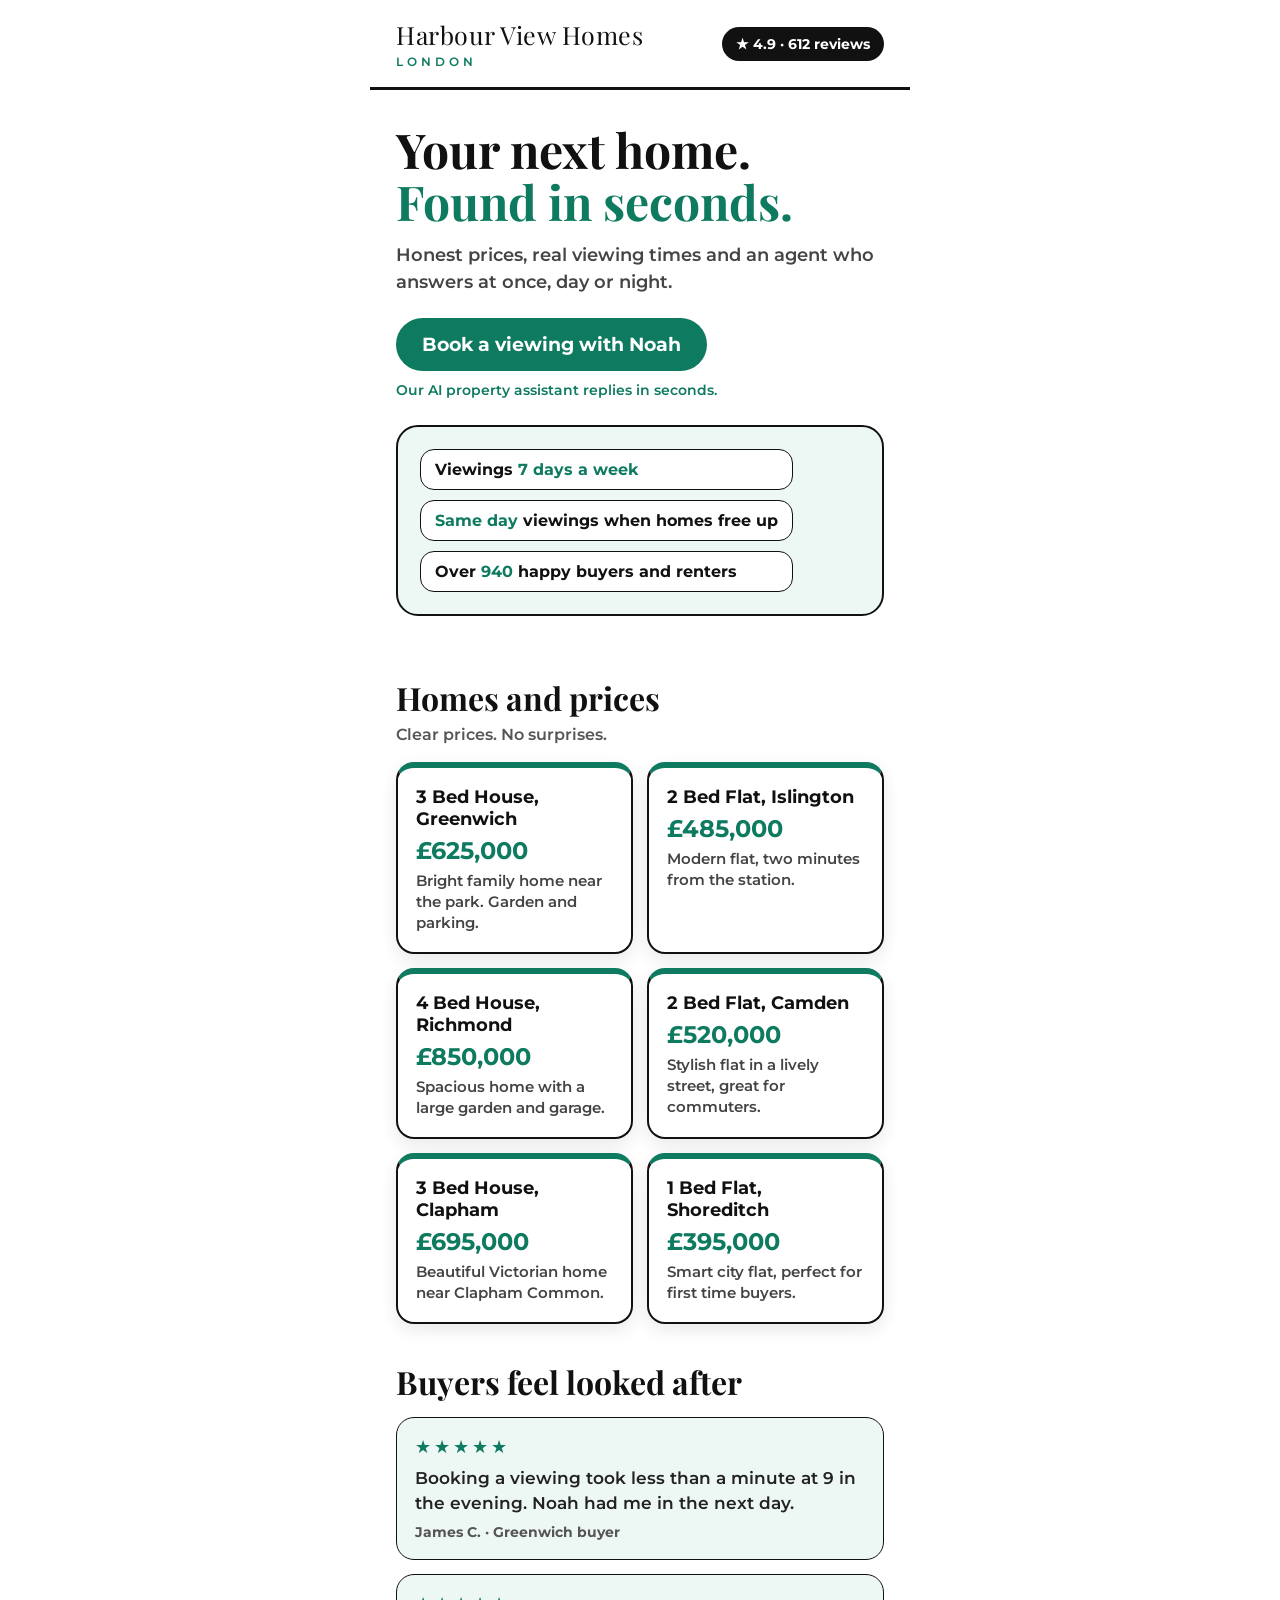
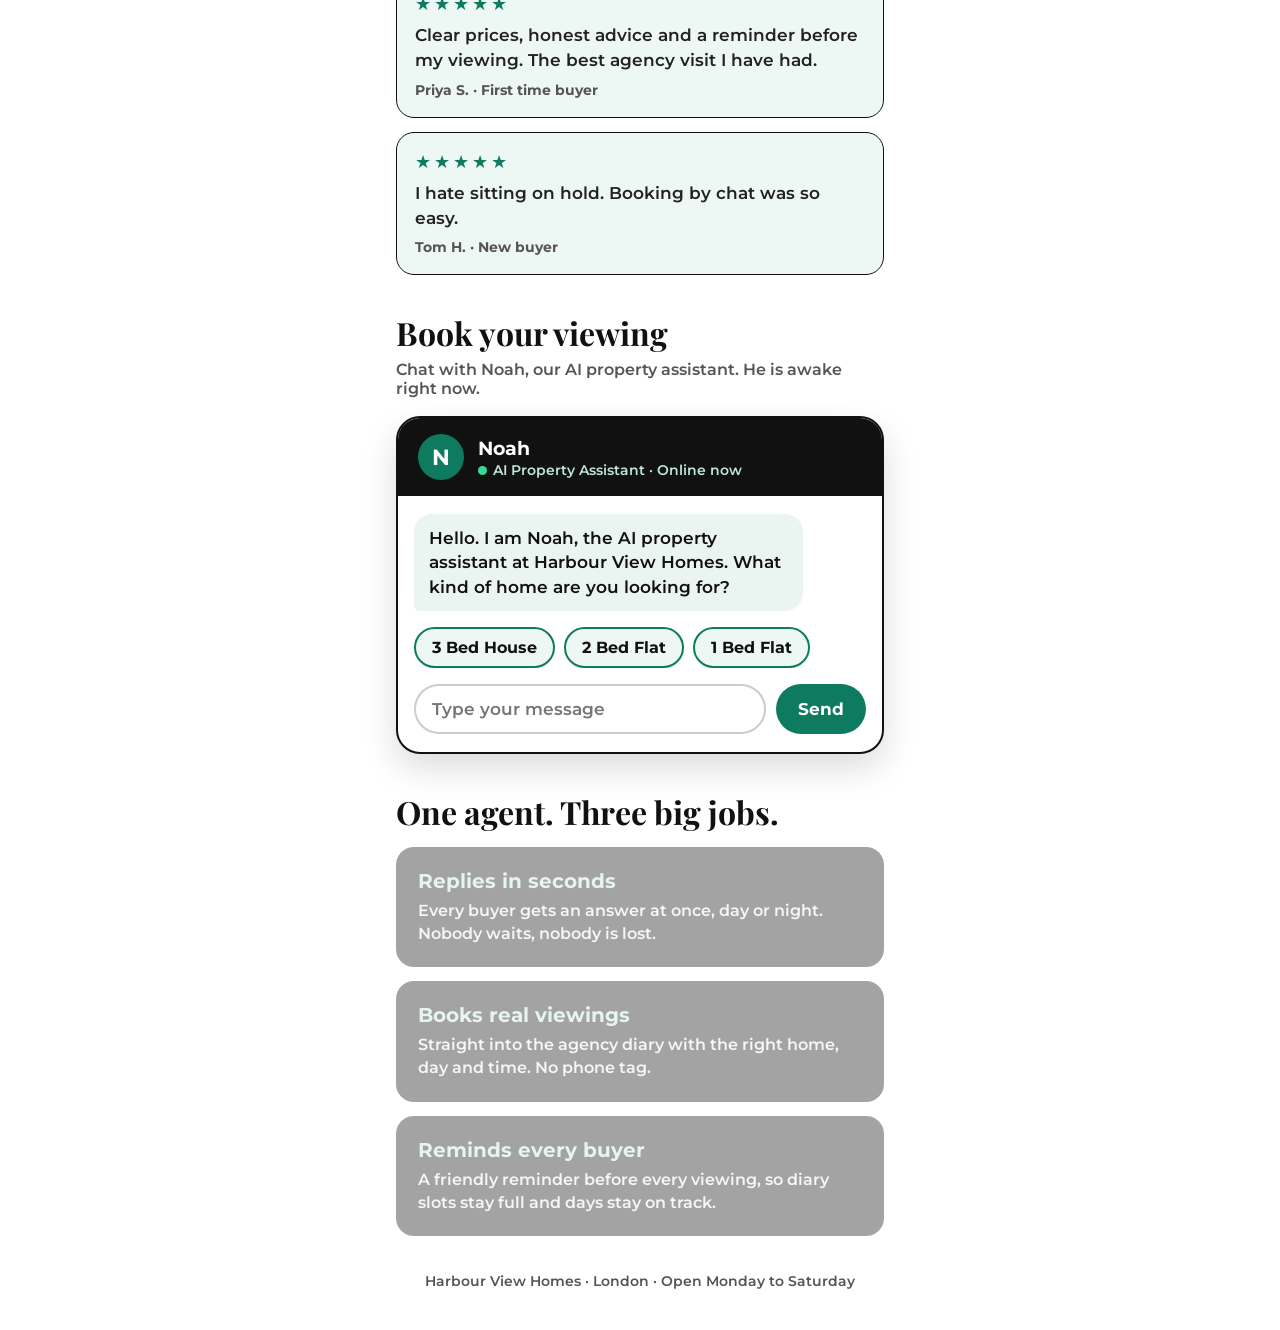
<file: harbour-view-homes/index.html>
<!DOCTYPE html>
<html lang="en">
<head>
<meta charset="utf-8">
<meta name="viewport" content="width=device-width, initial-scale=1">
<title>Harbour View Homes, London</title>
<link rel="stylesheet" href="style.css">
<link rel="preconnect" href="https://fonts.googleapis.com">
<link rel="preconnect" href="https://fonts.gstatic.com" crossorigin>
<link href="https://fonts.googleapis.com/css2?family=Montserrat:wght@400;600;700&family=Playfair+Display&display=swap" rel="stylesheet">

</head>
<body>
<header class="topbar hidecz">
  <div class="brand">Harbour View Homes<small>LONDON</small></div>
  <div class="ratechip">★ 4.9 · 612 reviews</div>
</header>

<div class="hero hidecz">
  <h1>Your next home.<br><span class="em">Found in seconds.</span></h1>
  <p>Honest prices, real viewing times and an agent who answers at once, day or night.</p>
  <button class="cta" id="heroBook">Book a viewing with Noah</button>
  <div class="ctanote">Our AI property assistant replies in seconds.</div>
  <div class="art">
    <div class="artstats">
      <div class="stat">Viewings <span>7 days a week</span></div>
      <div class="stat"><span>Same day</span> viewings when homes free up</div>
      <div class="stat">Over <span>940</span> happy buyers and renters</div>
    </div>
  </div>
</div>

<section class="hidecz" id="treatments">
  <h2 class="sec">Homes and prices</h2>
  <p class="secsub">Clear prices. No surprises.</p>
  <div class="grid">
    <div class="tcard"><h3>3 Bed House, Greenwich</h3><div class="price">£625,000</div><p>Bright family home near the park. Garden and parking.</p></div>
    <div class="tcard"><h3>2 Bed Flat, Islington</h3><div class="price">£485,000</div><p>Modern flat, two minutes from the station.</p></div>
    <div class="tcard"><h3>4 Bed House, Richmond</h3><div class="price">£850,000</div><p>Spacious home with a large garden and garage.</p></div>
    <div class="tcard"><h3>2 Bed Flat, Camden</h3><div class="price">£520,000</div><p>Stylish flat in a lively street, great for commuters.</p></div>
    <div class="tcard"><h3>3 Bed House, Clapham</h3><div class="price">£695,000</div><p>Beautiful Victorian home near Clapham Common.</p></div>
    <div class="tcard"><h3>1 Bed Flat, Shoreditch</h3><div class="price">£395,000</div><p>Smart city flat, perfect for first time buyers.</p></div>
  </div>
</section>

<section class="hidecz" id="reviews">
  <h2 class="sec">Buyers feel looked after</h2>
  <div class="rcard"><div class="stars">★★★★★</div><p>Booking a viewing took less than a minute at 9 in the evening. Noah had me in the next day.</p><div class="who">James C. · Greenwich buyer</div></div>
  <div class="rcard"><div class="stars">★★★★★</div><p>Clear prices, honest advice and a reminder before my viewing. The best agency visit I have had.</p><div class="who">Priya S. · First time buyer</div></div>
  <div class="rcard"><div class="stars">★★★★★</div><p>I hate sitting on hold. Booking by chat was so easy.</p><div class="who">Tom H. · New buyer</div></div>
</section>

<section id="booking">
  <h2 class="sec hidecz">Book your viewing</h2>
  <p class="secsub hidecz">Chat with Noah, our AI property assistant. He is awake right now.</p>
  <div id="chatCard">
    <div class="chathead">
      <div class="avatar">N</div>
      <div><div class="nm">Noah</div><div class="st"><span class="dot"></span>AI Property Assistant · Online now</div></div>
    </div>
    <div class="msgs" id="msgs"></div>
    <div class="chips" id="chips"></div>
    <div class="inputrow">
      <input id="chatText" type="text" placeholder="Type your message" autocomplete="off">
      <button id="sendBtn">Send</button>
    </div>
  </div>
</section>

<section class="hidecz" id="perks">
  <h2 class="sec">One agent. Three big jobs.</h2>
  <div class="perk" data-perk="1"><h3>Replies in seconds</h3><p>Every buyer gets an answer at once, day or night. Nobody waits, nobody is lost.</p></div>
  <div class="perk" data-perk="2"><h3>Books real viewings</h3><p>Straight into the agency diary with the right home, day and time. No phone tag.</p></div>
  <div class="perk" data-perk="3"><h3>Reminds every buyer</h3><p>A friendly reminder before every viewing, so diary slots stay full and days stay on track.</p></div>
</section>

<footer class="hidecz">Harbour View Homes · London · Open Monday to Saturday</footer>

<script src="script.js"></script>
</body>
</html>
</file>
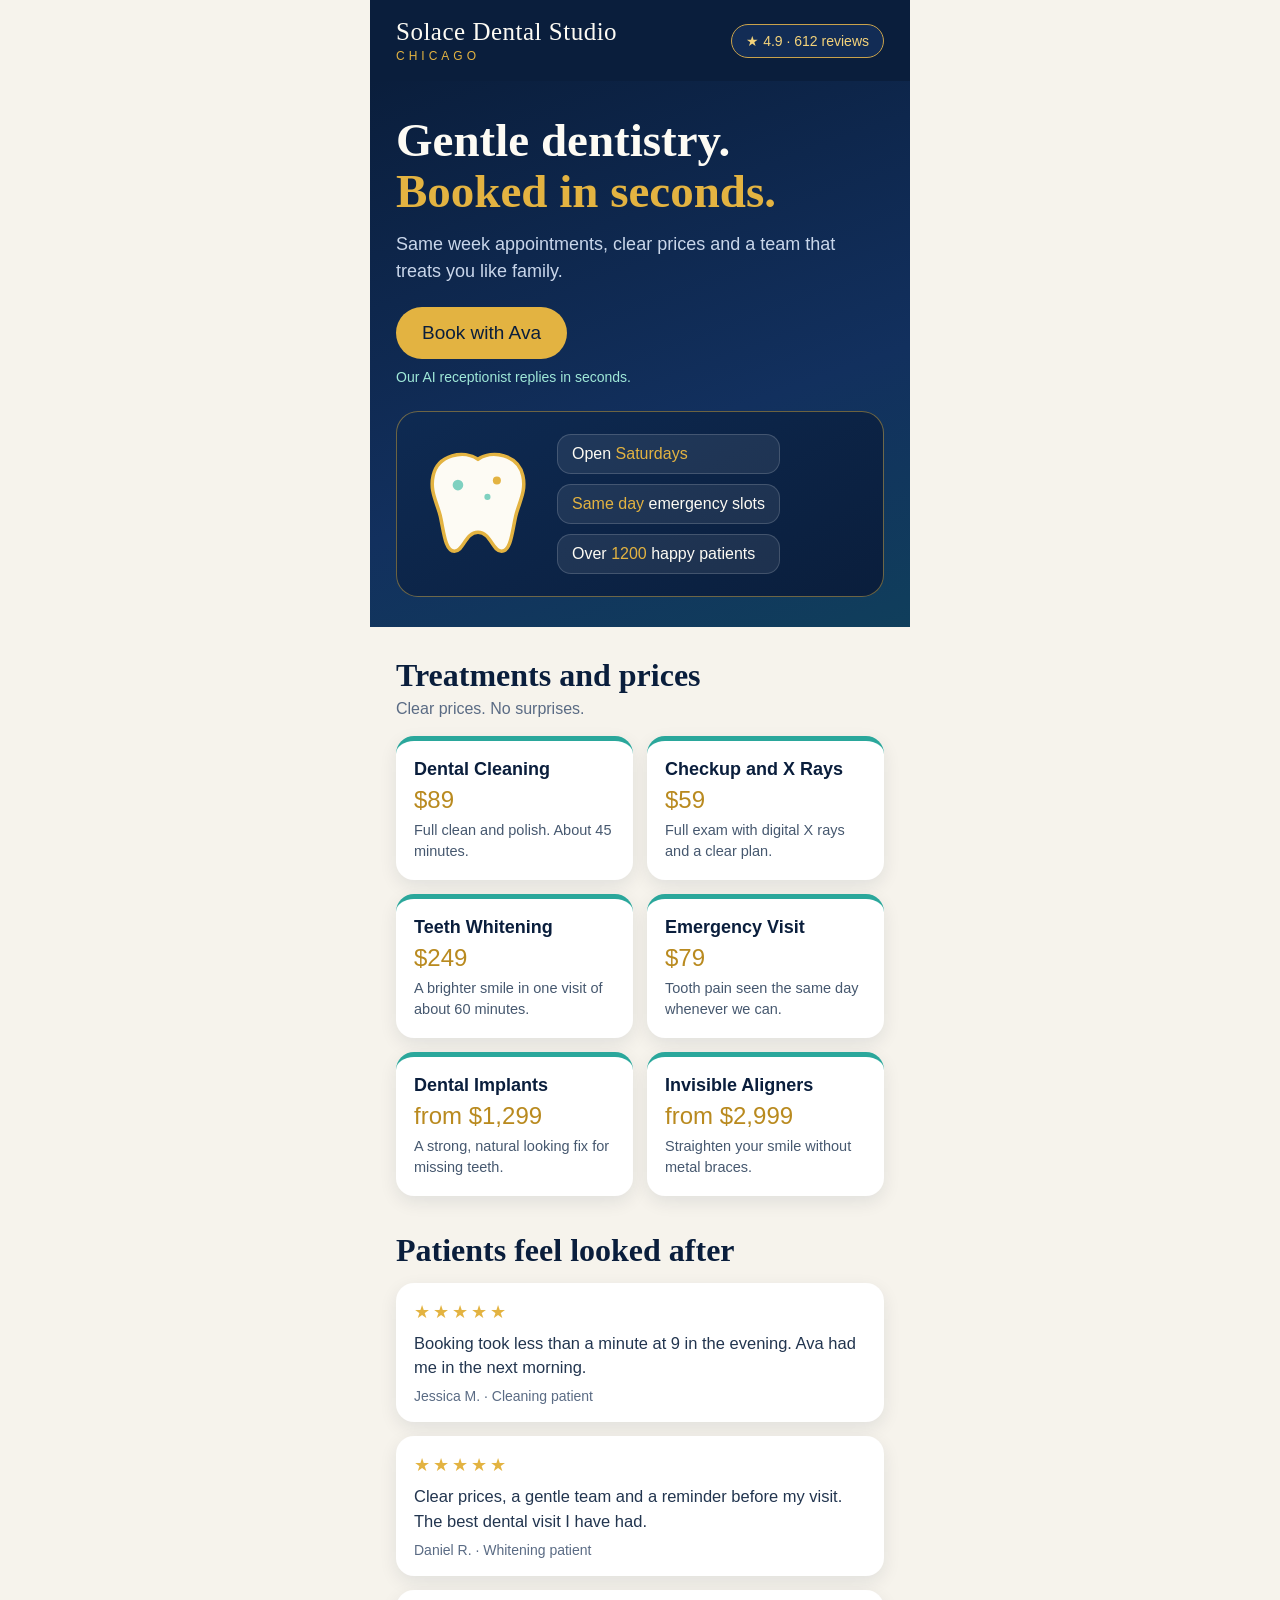
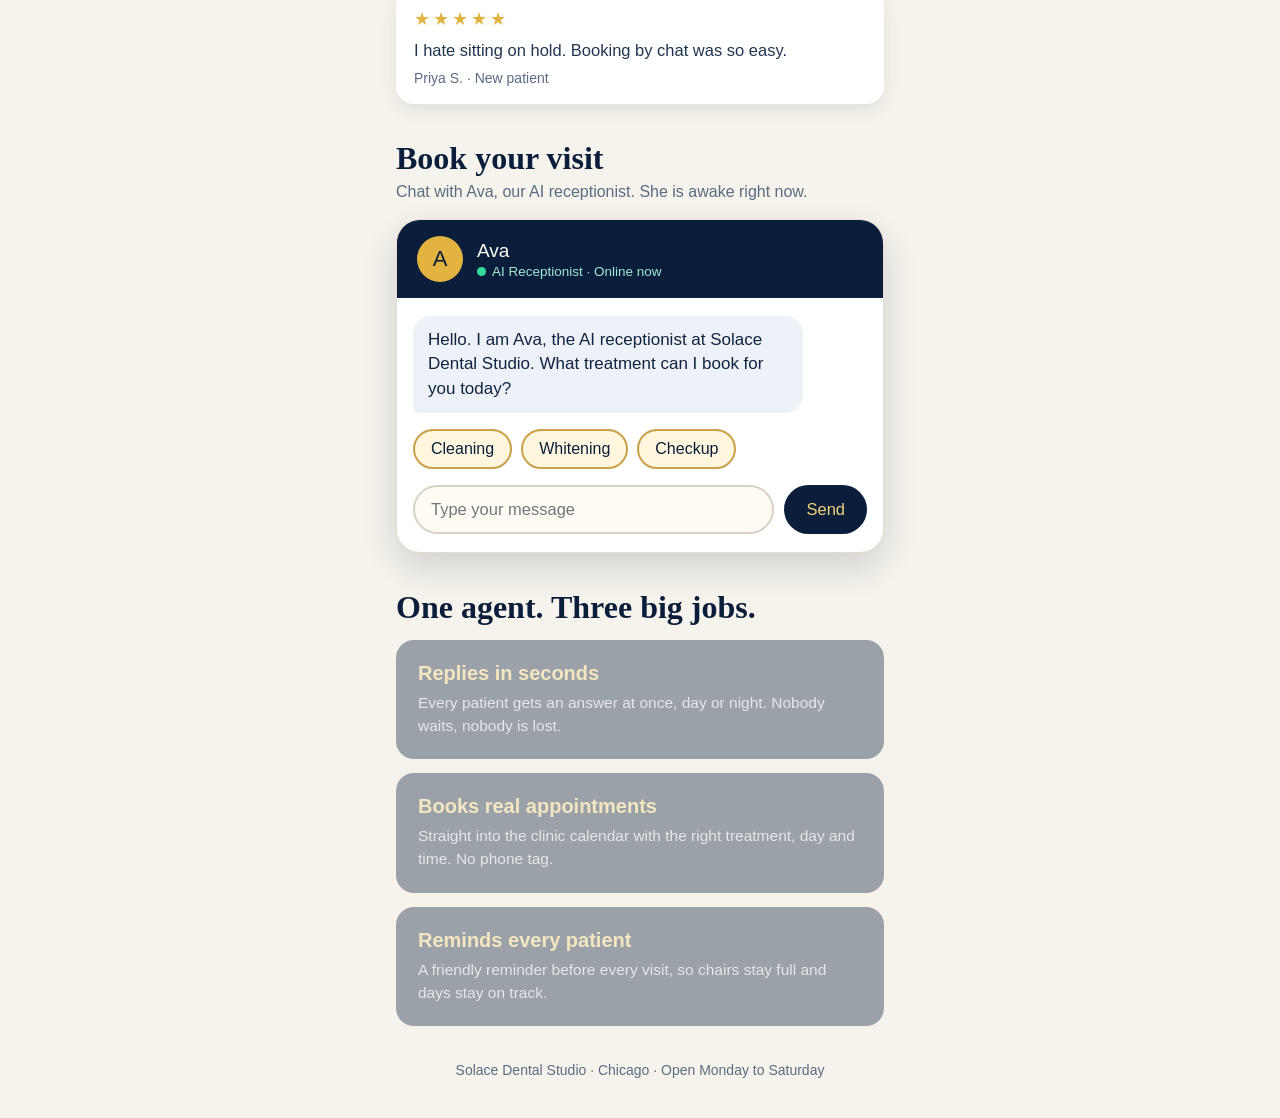
<file: solace-dental-studio/index.html>
<!DOCTYPE html>
<html lang="en">
<head>
<meta charset="utf-8">
<meta name="viewport" content="width=device-width, initial-scale=1">
<title>Solace Dental Studio, Chicago</title>
<link rel="stylesheet" href="style.css">
<link rel="preconnect" href="https://fonts.googleapis.com">
<link href="https://fonts.googleapis.com/css2?family=Montserrat:wght@400;600;700&family=Playfair+Display:wght@500;700&display=swap" rel="stylesheet">
</head>
<body>
<header class="topbar hidecz">
  <div class="brand">Solace Dental Studio<small>CHICAGO</small></div>
  <div class="ratechip">★ 4.9 · 612 reviews</div>
</header>

<div class="hero hidecz">
  <h1>Gentle dentistry.<br><span class="gold">Booked in seconds.</span></h1>
  <p>Same week appointments, clear prices and a team that treats you like family.</p>
  <button class="cta" id="heroBook">Book with Ava</button>
  <div class="ctanote">Our AI receptionist replies in seconds.</div>
  <div class="art">
    <svg class="tooth" width="118" height="118" viewBox="0 0 100 100">
      <path d="M50 12 C38 4 16 8 12 26 C9 39 15 48 18 60 C21 73 22 90 30 90 C38 90 39 74 50 74 C61 74 62 90 70 90 C78 90 79 73 82 60 C85 48 91 39 88 26 C84 8 62 4 50 12 Z" fill="#FDFBF4" stroke="#E3B341" stroke-width="3"/>
      <circle cx="33" cy="34" r="4.5" fill="#7FD1C0"/>
      <circle cx="66" cy="30" r="3.4" fill="#E3B341"/>
      <circle cx="58" cy="44" r="2.6" fill="#7FD1C0"/>
    </svg>
    <div class="artstats">
      <div class="stat">Open <span>Saturdays</span></div>
      <div class="stat"><span>Same day</span> emergency slots</div>
      <div class="stat">Over <span>1200</span> happy patients</div>
    </div>
  </div>
</div>

<section class="hidecz" id="treatments">
  <h2 class="sec">Treatments and prices</h2>
  <p class="secsub">Clear prices. No surprises.</p>
  <div class="grid">
    <div class="tcard"><h3>Dental Cleaning</h3><div class="price">$89</div><p>Full clean and polish. About 45 minutes.</p></div>
    <div class="tcard"><h3>Checkup and X Rays</h3><div class="price">$59</div><p>Full exam with digital X rays and a clear plan.</p></div>
    <div class="tcard"><h3>Teeth Whitening</h3><div class="price">$249</div><p>A brighter smile in one visit of about 60 minutes.</p></div>
    <div class="tcard"><h3>Emergency Visit</h3><div class="price">$79</div><p>Tooth pain seen the same day whenever we can.</p></div>
    <div class="tcard"><h3>Dental Implants</h3><div class="price">from $1,299</div><p>A strong, natural looking fix for missing teeth.</p></div>
    <div class="tcard"><h3>Invisible Aligners</h3><div class="price">from $2,999</div><p>Straighten your smile without metal braces.</p></div>
  </div>
</section>

<section class="hidecz" id="reviews">
  <h2 class="sec">Patients feel looked after</h2>
  <div class="rcard"><div class="stars">★★★★★</div><p>Booking took less than a minute at 9 in the evening. Ava had me in the next morning.</p><div class="who">Jessica M. · Cleaning patient</div></div>
  <div class="rcard"><div class="stars">★★★★★</div><p>Clear prices, a gentle team and a reminder before my visit. The best dental visit I have had.</p><div class="who">Daniel R. · Whitening patient</div></div>
  <div class="rcard"><div class="stars">★★★★★</div><p>I hate sitting on hold. Booking by chat was so easy.</p><div class="who">Priya S. · New patient</div></div>
</section>

<section id="booking">
  <h2 class="sec hidecz">Book your visit</h2>
  <p class="secsub hidecz">Chat with Ava, our AI receptionist. She is awake right now.</p>
  <div id="chatCard">
    <div class="chathead">
      <div class="avatar">A</div>
      <div><div class="nm">Ava</div><div class="st"><span class="dot"></span>AI Receptionist · Online now</div></div>
    </div>
    <div class="msgs" id="msgs"></div>
    <div class="chips" id="chips"></div>
    <div class="inputrow">
      <input id="chatText" type="text" placeholder="Type your message" autocomplete="off">
      <button id="sendBtn">Send</button>
    </div>
  </div>
</section>

<section class="hidecz" id="perks">
  <h2 class="sec">One agent. Three big jobs.</h2>
  <div class="perk" data-perk="1"><h3>Replies in seconds</h3><p>Every patient gets an answer at once, day or night. Nobody waits, nobody is lost.</p></div>
  <div class="perk" data-perk="2"><h3>Books real appointments</h3><p>Straight into the clinic calendar with the right treatment, day and time. No phone tag.</p></div>
  <div class="perk" data-perk="3"><h3>Reminds every patient</h3><p>A friendly reminder before every visit, so chairs stay full and days stay on track.</p></div>
</section>

<footer class="hidecz">Solace Dental Studio · Chicago · Open Monday to Saturday</footer>

<script src="script.js"></script>
</body>
</html>
</file>
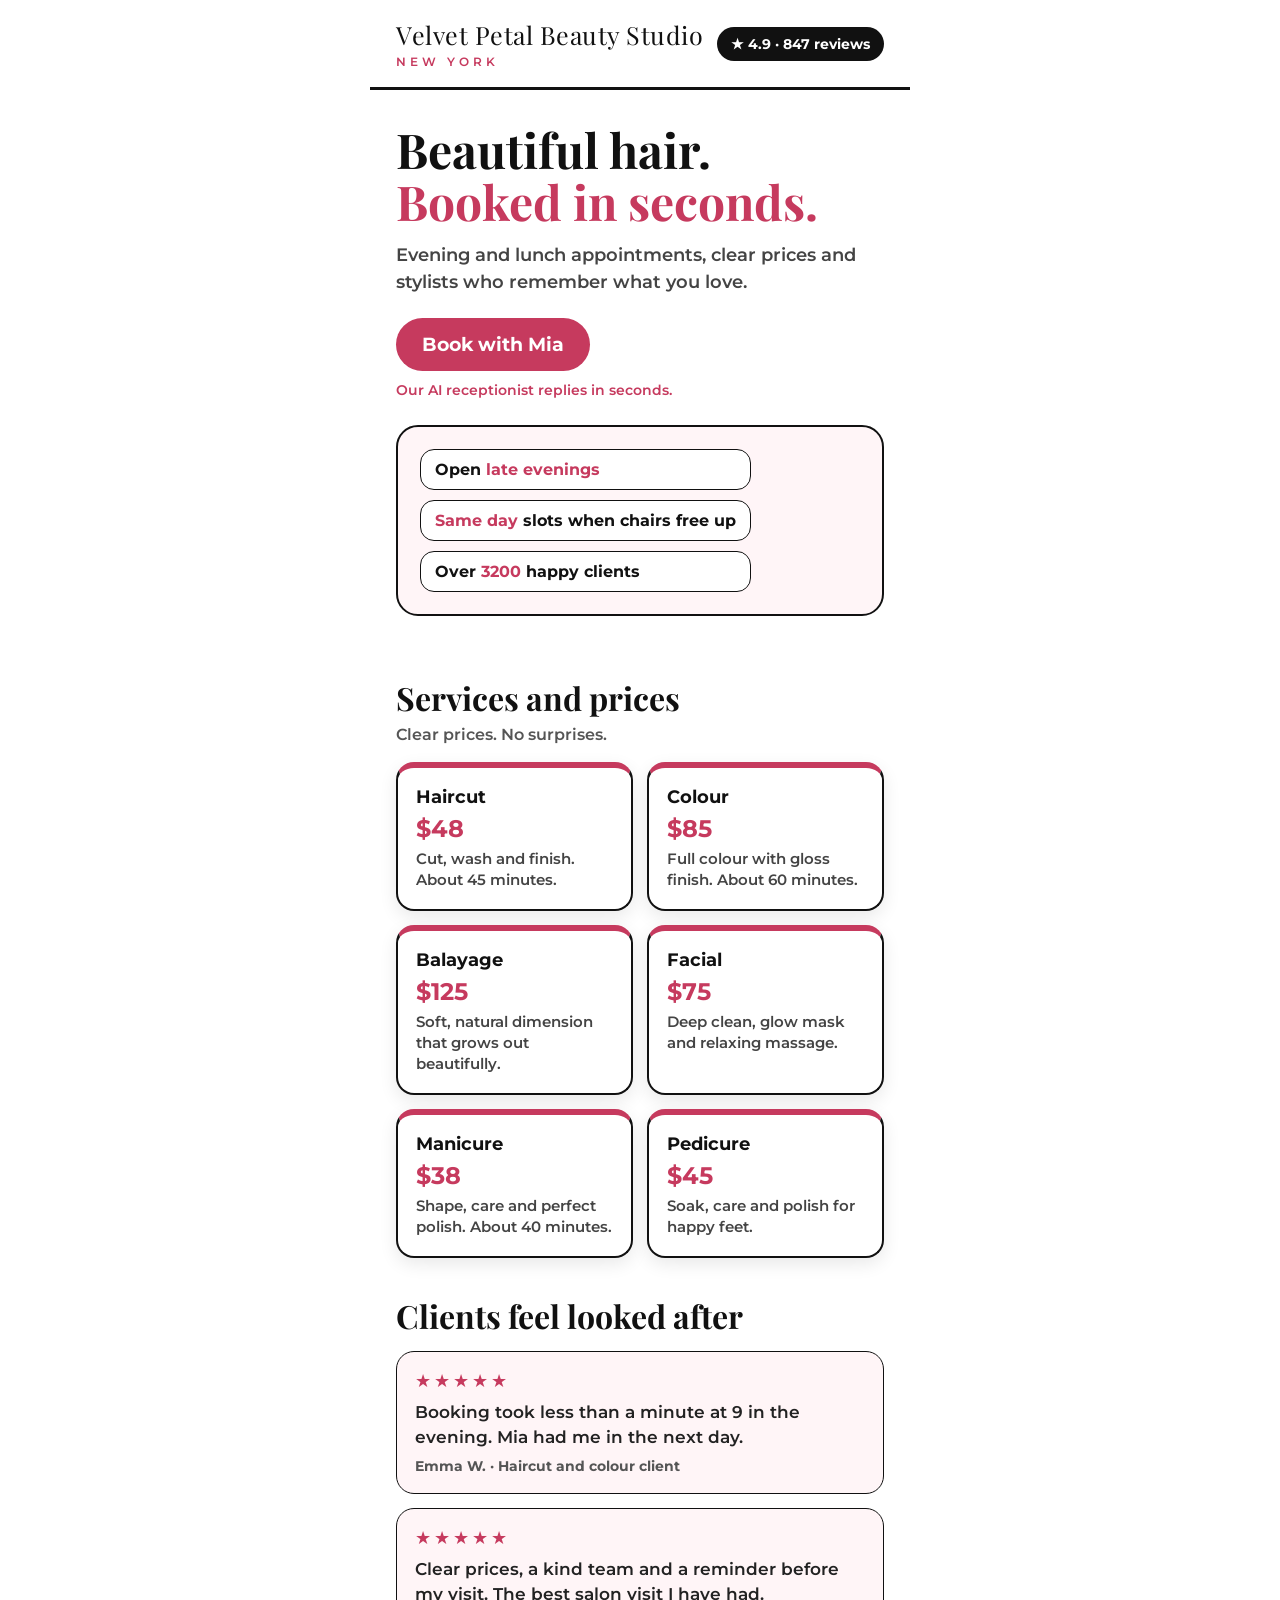
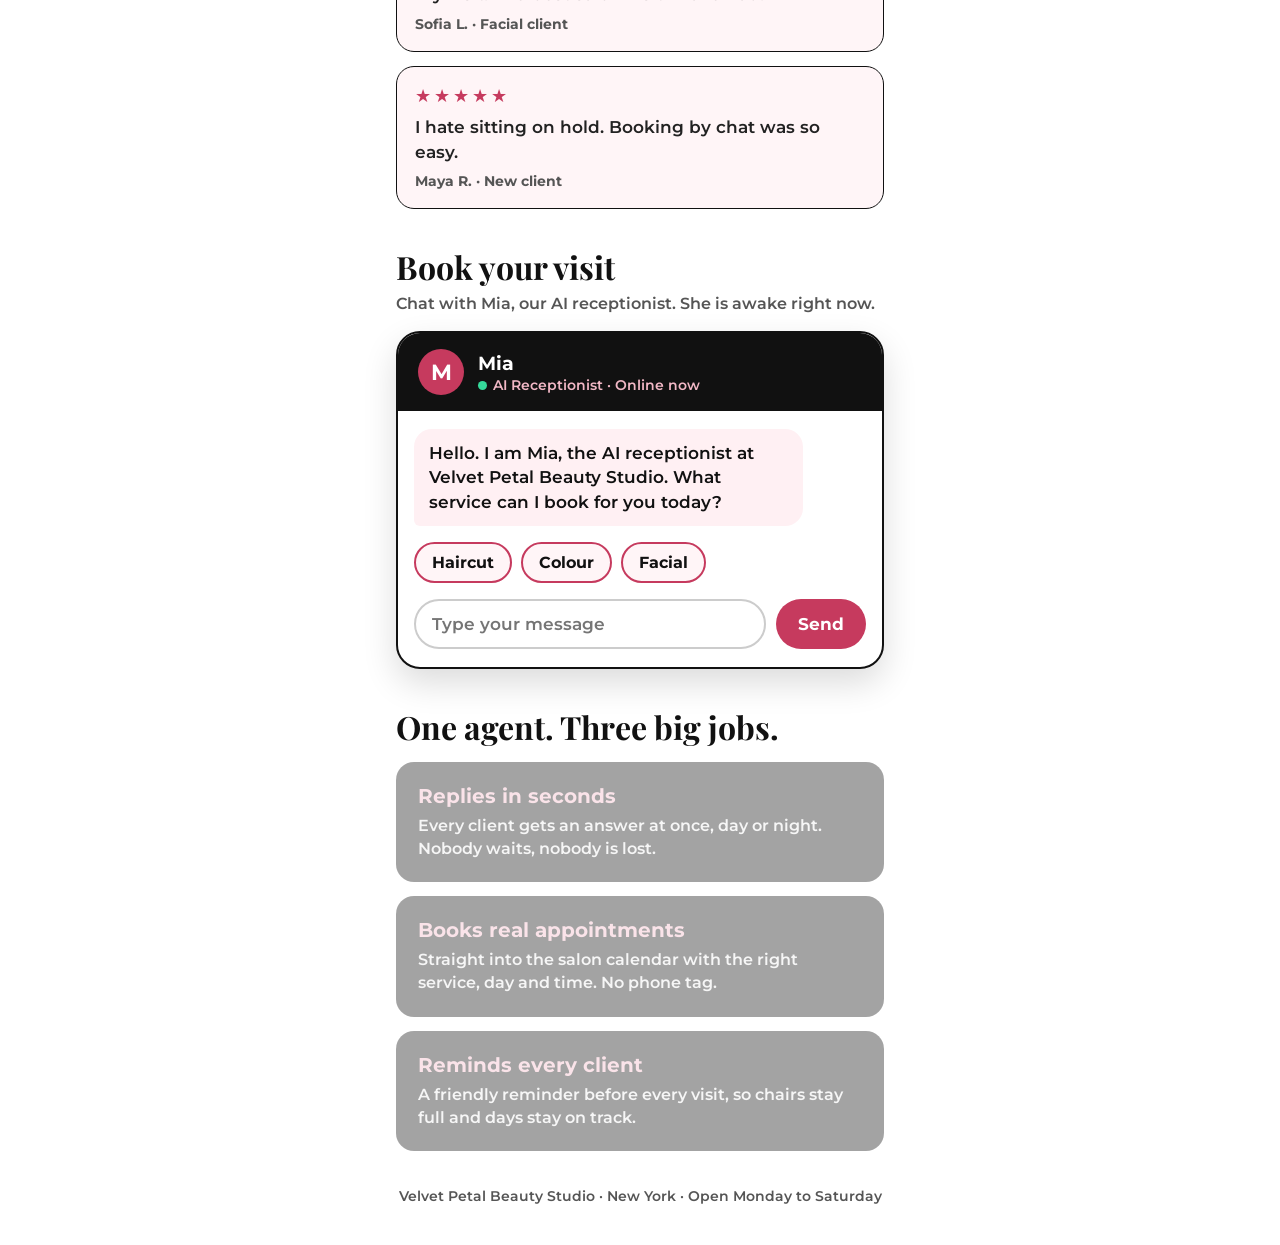
<file: velvet-petal-beauty-studio/index.html>
<!DOCTYPE html>
<html lang="en">
<head>
<meta charset="utf-8">
<meta name="viewport" content="width=device-width, initial-scale=1">
<title>Velvet Petal Beauty Studio, New York</title>
<link rel="stylesheet" href="style.css">
<link rel="preconnect" href="https://fonts.googleapis.com">
<link href="https://fonts.googleapis.com/css2?family=Montserrat:wght@400;600;700&family=Playfair+Display:wght@500;700&display=swap" rel="stylesheet">
</head>
<body>
<header class="topbar hidecz">
  <div class="brand">Velvet Petal Beauty Studio<small>NEW YORK</small></div>
  <div class="ratechip">★ 4.9 · 847 reviews</div>
</header>

<div class="hero hidecz">
  <h1>Beautiful hair.<br><span class="rose">Booked in seconds.</span></h1>
  <p>Evening and lunch appointments, clear prices and stylists who remember what you love.</p>
  <button class="cta" id="heroBook">Book with Mia</button>
  <div class="ctanote">Our AI receptionist replies in seconds.</div>
  <div class="art">
    <div class="artstats">
      <div class="stat">Open <span>late evenings</span></div>
      <div class="stat"><span>Same day</span> slots when chairs free up</div>
      <div class="stat">Over <span>3200</span> happy clients</div>
    </div>
  </div>
</div>

<section class="hidecz" id="treatments">
  <h2 class="sec">Services and prices</h2>
  <p class="secsub">Clear prices. No surprises.</p>
  <div class="grid">
    <div class="tcard"><h3>Haircut</h3><div class="price">$48</div><p>Cut, wash and finish. About 45 minutes.</p></div>
    <div class="tcard"><h3>Colour</h3><div class="price">$85</div><p>Full colour with gloss finish. About 60 minutes.</p></div>
    <div class="tcard"><h3>Balayage</h3><div class="price">$125</div><p>Soft, natural dimension that grows out beautifully.</p></div>
    <div class="tcard"><h3>Facial</h3><div class="price">$75</div><p>Deep clean, glow mask and relaxing massage.</p></div>
    <div class="tcard"><h3>Manicure</h3><div class="price">$38</div><p>Shape, care and perfect polish. About 40 minutes.</p></div>
    <div class="tcard"><h3>Pedicure</h3><div class="price">$45</div><p>Soak, care and polish for happy feet.</p></div>
  </div>
</section>

<section class="hidecz" id="reviews">
  <h2 class="sec">Clients feel looked after</h2>
  <div class="rcard"><div class="stars">★★★★★</div><p>Booking took less than a minute at 9 in the evening. Mia had me in the next day.</p><div class="who">Emma W. · Haircut and colour client</div></div>
  <div class="rcard"><div class="stars">★★★★★</div><p>Clear prices, a kind team and a reminder before my visit. The best salon visit I have had.</p><div class="who">Sofia L. · Facial client</div></div>
  <div class="rcard"><div class="stars">★★★★★</div><p>I hate sitting on hold. Booking by chat was so easy.</p><div class="who">Maya R. · New client</div></div>
</section>

<section id="booking">
  <h2 class="sec hidecz">Book your visit</h2>
  <p class="secsub hidecz">Chat with Mia, our AI receptionist. She is awake right now.</p>
  <div id="chatCard">
    <div class="chathead">
      <div class="avatar">M</div>
      <div><div class="nm">Mia</div><div class="st"><span class="dot"></span>AI Receptionist · Online now</div></div>
    </div>
    <div class="msgs" id="msgs"></div>
    <div class="chips" id="chips"></div>
    <div class="inputrow">
      <input id="chatText" type="text" placeholder="Type your message" autocomplete="off">
      <button id="sendBtn">Send</button>
    </div>
  </div>
</section>

<section class="hidecz" id="perks">
  <h2 class="sec">One agent. Three big jobs.</h2>
  <div class="perk" data-perk="1"><h3>Replies in seconds</h3><p>Every client gets an answer at once, day or night. Nobody waits, nobody is lost.</p></div>
  <div class="perk" data-perk="2"><h3>Books real appointments</h3><p>Straight into the salon calendar with the right service, day and time. No phone tag.</p></div>
  <div class="perk" data-perk="3"><h3>Reminds every client</h3><p>A friendly reminder before every visit, so chairs stay full and days stay on track.</p></div>
</section>

<footer class="hidecz">Velvet Petal Beauty Studio · New York · Open Monday to Saturday</footer>

<script>
const MSG1 = "I need a haircut and colour please";
const NAME = "Emma Wilson";
const DAY = "Tomorrow";
const TIME = "2:00 PM";
const GREET = "Hello. I am Mia, the AI receptionist at Velvet Petal Beauty Studio. What service can I book for you today?";
const DAYMSG = "Lovely choice. A haircut and colour is $133 and takes about 90 minutes. Which day suits you best?";
const TIMEMSG = "Here are the open times for tomorrow. Tap one to book it.";
const NAMEMSG = "Perfect, 2:00 PM is held for you. What name should I put on the booking?";
const DONEMSG = "All done. Your visit is booked and your reminder is set.";
const TREATS = ["Haircut", "Colour", "Facial"];
const DAYS = ["Today", "Tomorrow", "Saturday"];
const TIMES = ["10:00 AM", "2:00 PM", "4:30 PM", "6:00 PM"];

const qs = new URLSearchParams(location.search);
if (qs.has("cz")) document.body.classList.add("cz");

const msgsEl = document.getElementById("msgs");
const chipsEl = document.getElementById("chips");
const inputEl = document.getElementById("chatText");

function esc(s) { return s.replace(/&/g, "&amp;").replace(/</g, "&lt;"); }
function bubble(who, text) { return '<div class="msg ' + who + '">' + esc(text) + "</div>"; }
function typingBubble() { return '<div class="msg agent typing">● ● ●</div>'; }
function bookedCard() {
  return '<div class="booked" id="bookedCard"><div class="bt">Booking confirmed</div>' +
    '<div class="bl">Haircut and Colour</div>' +
    '<div class="bl">Tomorrow at 2:00 PM</div>' +
    '<div class="bl">Client: Emma Wilson</div>' +
    '<div class="bs">Mia will send a friendly reminder before your visit.</div></div>';
}
function chipRow(kind, items, sel) {
  return items.map(t => '<button class="chip' + (t === sel ? " sel" : "") + '" data-kind="' + kind + '" data-v="' + t + '">' + t + "</button>").join("");
}

let stage = "start";
function render(state, typedText) {
  let h = bubble("agent", GREET);
  let chips = chipRow("treat", TREATS, null);
  let inputVal = "";
  const upToSent = ["sent","typing","days","daypicked","typing2","times","timepicked","typing3","nameask","typed2","namesent","typing4","confirmed"].includes(state);
  const upToDays = ["days","daypicked","typing2","times","timepicked","typing3","nameask","typed2","namesent","typing4","confirmed"].includes(state);
  const upToDayPicked = ["daypicked","typing2","times","timepicked","typing3","nameask","typed2","namesent","typing4","confirmed"].includes(state);
  const upToTimes = ["times","timepicked","typing3","nameask","typed2","namesent","typing4","confirmed"].includes(state);
  const upToTimePicked = ["timepicked","typing3","nameask","typed2","namesent","typing4","confirmed"].includes(state);
  const upToNameAsk = ["nameask","typed2","namesent","typing4","confirmed"].includes(state);
  const upToNameSent = ["namesent","typing4","confirmed"].includes(state);
  if (state === "typed1") inputVal = typedText || "";
  if (upToSent) h += bubble("user", MSG1);
  if (state === "typing") h += typingBubble();
  if (upToDays) h += bubble("agent", DAYMSG);
  if (upToDays && !upToDayPicked) chips = chipRow("day", DAYS, null);
  if (upToDayPicked) { h += bubble("user", DAY + " please"); chips = chipRow("day", DAYS, DAY); }
  if (state === "typing2") h += typingBubble();
  if (upToTimes) h += bubble("agent", TIMEMSG);
  if (upToTimes && !upToTimePicked) chips = chipRow("time", TIMES, null);
  if (upToTimePicked) { h += bubble("user", TIME + " please"); chips = chipRow("time", TIMES, TIME); }
  if (state === "typing3") h += typingBubble();
  if (upToNameAsk) { h += bubble("agent", NAMEMSG); chips = ""; }
  if (state === "typed2") inputVal = typedText || "";
  if (upToNameSent) h += bubble("user", NAME);
  if (state === "typing4") h += typingBubble();
  if (state === "confirmed") { h += bubble("agent", DONEMSG) + bookedCard(); chips = ""; }
  if (["typing","typing2","typing3","typing4"].includes(state)) chips = state === "typing" ? chipRow("treat", TREATS, null) : chips;
  msgsEl.innerHTML = h;
  chipsEl.innerHTML = chips;
  inputEl.value = inputVal;
  msgsEl.scrollTop = msgsEl.scrollHeight;
  requestAnimationFrame(() => { msgsEl.scrollTop = msgsEl.scrollHeight; });
  setTimeout(() => { msgsEl.scrollTop = msgsEl.scrollHeight; }, 150);
  bindChips();
}

function agentSay(nextState, delay) {
  setTimeout(() => render(nextState), delay || 650);
}
function onSend() {
  const v = inputEl.value.trim();
  if (!v) return;
  if (stage === "start") { stage = "day"; render("sent"); agentSay("typing", 500); setTimeout(() => { render("days"); }, 1400); }
  else if (stage === "name") { stage = "done"; render("namesent"); agentSay("typing4", 500); setTimeout(() => { render("confirmed"); }, 1400); }
}
function onChip(kind, val) {
  if (kind === "treat" && stage === "start") { inputEl.value = "I need a " + val.toLowerCase() + " please"; onSend(); }
  else if (kind === "day" && stage === "day") { stage = "time"; render("daypicked"); agentSay("typing2", 500); setTimeout(() => { render("times"); }, 1400); }
  else if (kind === "time" && stage === "time") { stage = "name"; render("timepicked"); agentSay("typing3", 500); setTimeout(() => { render("nameask"); }, 1400); }
}
function bindChips() {
  chipsEl.querySelectorAll(".chip").forEach(c => c.addEventListener("click", () => onChip(c.dataset.kind, c.dataset.v)));
}
document.getElementById("sendBtn").addEventListener("click", onSend);
inputEl.addEventListener("keydown", e => { if (e.key === "Enter") onSend(); });
const heroBtn = document.getElementById("heroBook");
if (heroBtn) heroBtn.addEventListener("click", () => document.getElementById("booking").scrollIntoView());

const perksN = parseInt(qs.get("perks") || "0", 10);
document.querySelectorAll(".perk").forEach(p => { if (parseInt(p.dataset.perk, 10) <= perksN) p.classList.add("lit"); });

const st = qs.get("state");
if (qs.has("typed1")) { render("typed1", MSG1.slice(0, parseInt(qs.get("typed1"), 10))); stage = "start"; }
else if (qs.has("typed2")) { render("typed2", NAME.slice(0, parseInt(qs.get("typed2"), 10))); stage = "name"; }
else if (st) {
  render(st);
  stage = { days: "day", daypicked: "time", times: "time", timepicked: "name", nameask: "name", confirmed: "done" }[st] || stage;
} else {
  render("closed");
}
</script>

<script src="script.js"></script>
</body>
</html>
</file>
<file: harbour-view-homes/style.css>
* { margin: 0; padding: 0; box-sizing: border-box; }
body { font-family: Montserrat, sans-serif; background: #FFFFFF; color: #111111; width: 540px; margin: 0 auto; }
h1, h2 { font-family: 'Playfair Display', serif; }
.topbar { background: #FFFFFF; color: #111111; padding: 18px 26px; display: flex; justify-content: space-between; align-items: center; border-bottom: 3px solid #111111; }
.brand { font-family: 'Playfair Display', serif; font-size: 25px; letter-spacing: .5px; }
.brand small { display: block; font-family: Montserrat, sans-serif; font-weight: 600; font-size: 12px; letter-spacing: 4px; color: #0E7A5F; margin-top: 3px; }
.ratechip { background: #111111; color: #FFFFFF; border-radius: 999px; padding: 8px 14px; font-family: Montserrat, sans-serif; font-weight: 700; font-size: 14px; white-space: nowrap; }
.hero { background: #FFFFFF; color: #111111; padding: 34px 26px 30px; }
.hero h1 { font-size: 48px; line-height: 1.08; }
.hero h1 .em { color: #0E7A5F; }
.hero p { font-family: Montserrat, sans-serif; font-weight: 600; font-size: 18px; line-height: 1.5; color: #444444; margin-top: 14px; }
.cta { margin-top: 22px; background: #0E7A5F; color: #FFFFFF; font-family: Montserrat, sans-serif; font-weight: 700; font-size: 19px; border: none; border-radius: 999px; padding: 15px 26px; cursor: pointer; }
.ctanote { font-family: Montserrat, sans-serif; font-weight: 600; font-size: 14px; color: #0E7A5F; margin-top: 10px; }
.art { margin-top: 26px; border-radius: 22px; background: #EDF7F3; border: 2px solid #111111; padding: 22px; display: flex; align-items: center; gap: 20px; }
.artstats { display: flex; flex-direction: column; gap: 10px; }
.stat { background: #FFFFFF; border: 1.5px solid #111111; border-radius: 14px; padding: 10px 14px; font-family: Montserrat, sans-serif; font-weight: 700; font-size: 16px; color: #111111; }
.stat span { color: #0E7A5F; }
section { padding: 30px 26px 6px; }
h2.sec { font-size: 32px; color: #111111; }
p.secsub { font-family: Montserrat, sans-serif; font-weight: 600; font-size: 16px; color: #555555; margin-top: 6px; }
.grid { display: grid; grid-template-columns: 1fr 1fr; gap: 14px; margin-top: 18px; }
.tcard { background: #FFFFFF; border-radius: 18px; padding: 18px; box-shadow: 0 6px 18px rgba(0,0,0,.09); border: 2px solid #111111; border-top: 6px solid #0E7A5F; }
.tcard h3 { font-family: Montserrat, sans-serif; font-weight: 700; font-size: 18px; color: #111111; }
.tcard .price { font-family: Montserrat, sans-serif; font-weight: 700; font-size: 24px; color: #0E7A5F; margin-top: 6px; }
.tcard p { font-size: 14.5px; line-height: 1.45; color: #444444; margin-top: 6px; font-family: Montserrat, sans-serif; font-weight: 600; }
.rcard { background: #EDF7F3; border-radius: 18px; padding: 18px; border: 1.5px solid #111111; margin-top: 14px; }
.rcard .stars { color: #0E7A5F; font-size: 18px; letter-spacing: 3px; }
.rcard p { font-size: 16.5px; line-height: 1.5; margin-top: 8px; font-family: Montserrat, sans-serif; font-weight: 600; color: #222222; }
.rcard .who { font-family: Montserrat, sans-serif; font-weight: 700; font-size: 14px; color: #555555; margin-top: 8px; }
#chatCard { background: #FFFFFF; border-radius: 24px; box-shadow: 0 14px 34px rgba(0,0,0,.14); overflow: hidden; margin-top: 18px; border: 2px solid #111111; }
.chathead { background: #111111; color: #FFFFFF; padding: 16px 20px; display: flex; align-items: center; gap: 14px; }
.avatar { width: 46px; height: 46px; border-radius: 50%; background: #0E7A5F; color: #FFFFFF; font-family: Montserrat, sans-serif; font-weight: 700; font-size: 22px; display: flex; align-items: center; justify-content: center; flex: 0 0 auto; }
.chathead .nm { font-family: Montserrat, sans-serif; font-weight: 700; font-size: 19px; }
.chathead .st { font-family: Montserrat, sans-serif; font-weight: 600; font-size: 13.5px; color: #BFE6D8; margin-top: 2px; }
.dot { display: inline-block; width: 9px; height: 9px; border-radius: 50%; background: #35D99A; margin-right: 6px; }
.msgs { padding: 18px 16px 8px; display: flex; flex-direction: column; gap: 12px; }
.msg { max-width: 86%; padding: 12px 15px; border-radius: 18px; font-family: Montserrat, sans-serif; font-weight: 600; font-size: 17px; line-height: 1.42; }
.msg.agent { background: #EAF5F1; color: #111111; border-bottom-left-radius: 6px; align-self: flex-start; }
.msg.user { background: #111111; color: #FFFFFF; border-bottom-right-radius: 6px; align-self: flex-end; font-family: Montserrat, sans-serif; font-weight: 700; }
.msg.typing { color: #555555; letter-spacing: 3px; }
.booked { align-self: stretch; max-width: 100%; background: #EAF9F1; border: 2.5px solid #1FA971; border-radius: 18px; padding: 16px 18px; }
.booked .bt { font-family: Montserrat, sans-serif; font-weight: 700; font-size: 21px; color: #0E7A4C; }
.booked .bl { font-family: Montserrat, sans-serif; font-weight: 700; font-size: 17px; color: #111111; margin-top: 7px; }
.booked .bs { font-family: Montserrat, sans-serif; font-weight: 600; font-size: 15px; color: #3D5A49; margin-top: 7px; line-height: 1.45; }
.chips { display: flex; flex-wrap: wrap; gap: 9px; padding: 8px 16px 4px; }
.chip { font-family: Montserrat, sans-serif; font-weight: 700; font-size: 16px; color: #111111; background: #EDF7F3; border: 2px solid #0E7A5F; border-radius: 999px; padding: 9px 16px; cursor: pointer; }
.chip.sel { background: #0E7A5F; color: #FFFFFF; box-shadow: 0 0 0 4px rgba(14,122,95,.30); }
.inputrow { display: flex; gap: 10px; padding: 12px 16px 18px; }
#chatText { flex: 1; min-width: 0; font-family: Montserrat, sans-serif; font-weight: 600; font-size: 16.5px; padding: 13px 16px; border-radius: 999px; border: 2px solid #CCCCCC; color: #111111; background: #FFFFFF; outline: none; }
#sendBtn { background: #0E7A5F; color: #FFFFFF; border: none; font-family: Montserrat, sans-serif; font-weight: 700; font-size: 16.5px; border-radius: 999px; padding: 13px 22px; cursor: pointer; }
.perk { background: #111111; border-radius: 18px; padding: 20px; margin-top: 14px; opacity: .38; border: 2px solid transparent; }
.perk.lit { opacity: 1; border-color: #C9A24B; box-shadow: 0 10px 26px rgba(0,0,0,.28); }
.perk h3 { font-family: Montserrat, sans-serif; font-weight: 700; font-size: 20px; color: #BFE6D8; }
.perk p { font-family: Montserrat, sans-serif; font-weight: 600; font-size: 15.5px; line-height: 1.5; color: #E8E8E8; margin-top: 6px; }
footer { padding: 30px 26px 40px; font-family: Montserrat, sans-serif; font-weight: 600; font-size: 14px; color: #555555; text-align: center; }
body.cz { background: #EDF7F3; }
body.cz .hidecz { display: none; }
body.cz section { padding: 14px 12px 0; }
body.cz #chatCard { margin-top: 0; border-radius: 26px; }
body.cz .chathead { padding: 20px 24px; }
body.cz .avatar { width: 58px; height: 58px; font-size: 27px; }
body.cz .chathead .nm { font-size: 24px; }
body.cz .chathead .st { font-size: 16.5px; }
body.cz .msgs { height: 752px; overflow: hidden; padding: 22px 20px 10px; gap: 15px; }
body.cz .msg { font-size: 25px; padding: 15px 19px; border-radius: 22px; }
body.cz .booked .bt { font-size: 30px; }
body.cz .booked .bl { font-size: 24px; }
body.cz .booked .bs { font-size: 21px; }
body.cz .chips { padding: 10px 20px 4px; gap: 11px; }
body.cz .chip { font-size: 22px; padding: 12px 20px; }
body.cz .inputrow { padding: 14px 20px 22px; }
body.cz #chatText { font-size: 23px; padding: 16px 20px; }
body.cz #sendBtn { font-size: 22px; padding: 16px 28px; }
</file>
<file: solace-dental-studio/style.css>
* { margin: 0; padding: 0; box-sizing: border-box; }
body { font-family: Mont, sans-serif; background: #F6F3EC; color: #12233F; width: 540px; margin: 0 auto; }
h1, h2 { font-family: Playfair, serif; }
.topbar { background: #0A1E3C; color: #FDFBF4; padding: 18px 26px; display: flex; justify-content: space-between; align-items: center; }
.brand { font-family: Playfair, serif; font-size: 25px; letter-spacing: .5px; }
.brand small { display: block; font-family: MontSB, sans-serif; font-size: 12px; letter-spacing: 4px; color: #E3B341; margin-top: 3px; }
.ratechip { background: #122C55; border: 1.5px solid #C9A24B; color: #F3D27A; border-radius: 999px; padding: 8px 14px; font-family: MontB, sans-serif; font-size: 14px; white-space: nowrap; }
.hero { background: linear-gradient(160deg, #0A1E3C 0%, #12305E 62%, #0E4A5A 130%); color: #FDFBF4; padding: 34px 26px 30px; }
.hero h1 { font-size: 47px; line-height: 1.08; }
.hero h1 .gold { color: #E3B341; }
.hero p { font-family: MontSB, sans-serif; font-size: 18px; line-height: 1.5; color: #C9D6EA; margin-top: 14px; }
.cta { margin-top: 22px; background: #E3B341; color: #0A1E3C; font-family: MontB, sans-serif; font-size: 19px; border: none; border-radius: 999px; padding: 15px 26px; cursor: pointer; }
.ctanote { font-family: MontSB, sans-serif; font-size: 14px; color: #9FE8D8; margin-top: 10px; }
.art { margin-top: 26px; border-radius: 22px; background: linear-gradient(150deg, #0E2A52, #0A1E3C); border: 1.5px solid rgba(227,179,65,.45); padding: 22px; display: flex; align-items: center; gap: 20px; }
.art .tooth { flex: 0 0 auto; }
.artstats { display: flex; flex-direction: column; gap: 10px; }
.stat { background: rgba(255,255,255,.08); border: 1px solid rgba(255,255,255,.16); border-radius: 14px; padding: 10px 14px; font-family: MontB, sans-serif; font-size: 16px; color: #FDFBF4; }
.stat span { color: #E3B341; }
section { padding: 30px 26px 6px; }
h2.sec { font-size: 32px; color: #0A1E3C; }
p.secsub { font-family: MontSB, sans-serif; font-size: 16px; color: #5A6B84; margin-top: 6px; }
.grid { display: grid; grid-template-columns: 1fr 1fr; gap: 14px; margin-top: 18px; }
.tcard { background: #FFFFFF; border-radius: 18px; padding: 18px; box-shadow: 0 6px 18px rgba(10,30,60,.09); border-top: 5px solid #2AA79B; }
.tcard h3 { font-family: MontB, sans-serif; font-size: 18px; color: #0A1E3C; }
.tcard .price { font-family: MontB, sans-serif; font-size: 24px; color: #B98A1F; margin-top: 6px; }
.tcard p { font-size: 14.5px; line-height: 1.45; color: #46586F; margin-top: 6px; font-family: MontSB, sans-serif; }
.rcard { background: #FFFFFF; border-radius: 18px; padding: 18px; box-shadow: 0 6px 18px rgba(10,30,60,.09); margin-top: 14px; }
.rcard .stars { color: #E3B341; font-size: 18px; letter-spacing: 3px; }
.rcard p { font-size: 16.5px; line-height: 1.5; margin-top: 8px; font-family: MontSB, sans-serif; color: #22354F; }
.rcard .who { font-family: MontB, sans-serif; font-size: 14px; color: #5A6B84; margin-top: 8px; }
#chatCard { background: #FFFFFF; border-radius: 24px; box-shadow: 0 14px 34px rgba(10,30,60,.16); overflow: hidden; margin-top: 18px; border: 1.5px solid #E4DFD2; }
.chathead { background: #0A1E3C; color: #FDFBF4; padding: 16px 20px; display: flex; align-items: center; gap: 14px; }
.avatar { width: 46px; height: 46px; border-radius: 50%; background: #E3B341; color: #0A1E3C; font-family: MontB, sans-serif; font-size: 22px; display: flex; align-items: center; justify-content: center; flex: 0 0 auto; }
.chathead .nm { font-family: MontB, sans-serif; font-size: 19px; }
.chathead .st { font-family: MontSB, sans-serif; font-size: 13.5px; color: #9FE8D8; margin-top: 2px; }
.dot { display: inline-block; width: 9px; height: 9px; border-radius: 50%; background: #35D99A; margin-right: 6px; }
.msgs { padding: 18px 16px 8px; display: flex; flex-direction: column; gap: 12px; }
.msg { max-width: 86%; padding: 12px 15px; border-radius: 18px; font-family: MontSB, sans-serif; font-size: 17px; line-height: 1.42; }
.msg.agent { background: #EDF2F9; color: #12233F; border-bottom-left-radius: 6px; align-self: flex-start; }
.msg.user { background: #0E4A5A; color: #FFFFFF; border-bottom-right-radius: 6px; align-self: flex-end; font-family: MontB, sans-serif; }
.msg.typing { color: #5A6B84; letter-spacing: 3px; }
.booked { align-self: stretch; max-width: 100%; background: #EAFaf3; background: #EAF9F1; border: 2.5px solid #1FA971; border-radius: 18px; padding: 16px 18px; }
.booked .bt { font-family: MontB, sans-serif; font-size: 21px; color: #0E7A4C; }
.booked .bl { font-family: MontB, sans-serif; font-size: 17px; color: #12233F; margin-top: 7px; }
.booked .bs { font-family: MontSB, sans-serif; font-size: 15px; color: #3D5A49; margin-top: 7px; line-height: 1.45; }
.chips { display: flex; flex-wrap: wrap; gap: 9px; padding: 8px 16px 4px; }
.chip { font-family: MontB, sans-serif; font-size: 16px; color: #0A1E3C; background: #FFF6DE; border: 2px solid #C9A24B; border-radius: 999px; padding: 9px 16px; cursor: pointer; }
.chip.sel { background: #E3B341; color: #0A1E3C; box-shadow: 0 0 0 4px rgba(227,179,65,.35); }
.inputrow { display: flex; gap: 10px; padding: 12px 16px 18px; }
#chatText { flex: 1; min-width: 0; font-family: MontSB, sans-serif; font-size: 16.5px; padding: 13px 16px; border-radius: 999px; border: 2px solid #D8D2C2; color: #12233F; background: #FDFBF4; outline: none; }
#sendBtn { background: #0A1E3C; color: #F3D27A; border: none; font-family: MontB, sans-serif; font-size: 16.5px; border-radius: 999px; padding: 13px 22px; cursor: pointer; }
.perk { background: #0A1E3C; border-radius: 18px; padding: 20px; margin-top: 14px; opacity: .38; border: 2px solid transparent; }
.perk.lit { opacity: 1; border-color: #C9A24B; box-shadow: 0 10px 26px rgba(10,30,60,.28); }
.perk h3 { font-family: MontB, sans-serif; font-size: 20px; color: #F3D27A; }
.perk p { font-family: MontSB, sans-serif; font-size: 15.5px; line-height: 1.5; color: #C9D6EA; margin-top: 6px; }
footer { padding: 30px 26px 40px; font-family: MontSB, sans-serif; font-size: 14px; color: #5A6B84; text-align: center; }
/* ---------- chat zoom mode (cz): the chat fills the whole frame ---------- */
body.cz { background: #0A1E3C; }
body.cz .hidecz { display: none; }
body.cz section { padding: 14px 12px 0; }
body.cz #chatCard { margin-top: 0; border-radius: 26px; }
body.cz .chathead { padding: 20px 24px; }
body.cz .avatar { width: 58px; height: 58px; font-size: 27px; }
body.cz .chathead .nm { font-size: 24px; }
body.cz .chathead .st { font-size: 16.5px; }
body.cz .msgs { height: 752px; overflow: hidden; padding: 22px 20px 10px; gap: 15px; }
body.cz .msg { font-size: 25px; padding: 15px 19px; border-radius: 22px; }
body.cz .booked .bt { font-size: 30px; }
body.cz .booked .bl { font-size: 24px; }
body.cz .booked .bs { font-size: 21px; }
body.cz .chips { padding: 10px 20px 4px; gap: 11px; }
body.cz .chip { font-size: 22px; padding: 12px 20px; }
body.cz .inputrow { padding: 14px 20px 22px; }
body.cz #chatText { font-size: 23px; padding: 16px 20px; }
body.cz #sendBtn { font-size: 22px; padding: 16px 28px; }
</file>
<file: velvet-petal-beauty-studio/style.css>
* { margin: 0; padding: 0; box-sizing: border-box; }
body { font-family: 'Montserrat', sans-serif; background: #FFFFFF; color: #111111; width: 540px; margin: 0 auto; }
h1, h2 { font-family: 'Playfair Display', serif; }
.topbar { background: #FFFFFF; color: #111111; padding: 18px 26px; display: flex; justify-content: space-between; align-items: center; border-bottom: 3px solid #111111; }
.brand { font-family: 'Playfair Display', serif; font-size: 25px; letter-spacing: .5px; }
.brand small { display: block; font-family: 'Montserrat', sans-serif; font-weight: 600; font-size: 12px; letter-spacing: 4px; color: #C63A5E; margin-top: 3px; }
.ratechip { background: #111111; color: #FFFFFF; border-radius: 999px; padding: 8px 14px; font-family: 'Montserrat', sans-serif; font-weight: 700; font-size: 14px; white-space: nowrap; }
.hero { background: #FFFFFF; color: #111111; padding: 34px 26px 30px; }
.hero h1 { font-size: 48px; line-height: 1.08; }
.hero h1 .rose { color: #C63A5E; }
.hero p { font-family: 'Montserrat', sans-serif; font-weight: 600; font-size: 18px; line-height: 1.5; color: #444444; margin-top: 14px; }
.cta { margin-top: 22px; background: #C63A5E; color: #FFFFFF; font-family: 'Montserrat', sans-serif; font-weight: 700; font-size: 19px; border: none; border-radius: 999px; padding: 15px 26px; cursor: pointer; }
.ctanote { font-family: 'Montserrat', sans-serif; font-weight: 600; font-size: 14px; color: #C63A5E; margin-top: 10px; }
.art { margin-top: 26px; border-radius: 22px; background: #FFF5F7; border: 2px solid #111111; padding: 22px; display: flex; align-items: center; gap: 20px; }
.artstats { display: flex; flex-direction: column; gap: 10px; }
.stat { background: #FFFFFF; border: 1.5px solid #111111; border-radius: 14px; padding: 10px 14px; font-family: 'Montserrat', sans-serif; font-weight: 700; font-size: 16px; color: #111111; }
.stat span { color: #C63A5E; }
section { padding: 30px 26px 6px; }
h2.sec { font-size: 32px; color: #111111; }
p.secsub { font-family: 'Montserrat', sans-serif; font-weight: 600; font-size: 16px; color: #555555; margin-top: 6px; }
.grid { display: grid; grid-template-columns: 1fr 1fr; gap: 14px; margin-top: 18px; }
.tcard { background: #FFFFFF; border-radius: 18px; padding: 18px; box-shadow: 0 6px 18px rgba(0,0,0,.09); border: 2px solid #111111; border-top: 6px solid #C63A5E; }
.tcard h3 { font-family: 'Montserrat', sans-serif; font-weight: 700; font-size: 18px; color: #111111; }
.tcard .price { font-family: 'Montserrat', sans-serif; font-weight: 700; font-size: 24px; color: #C63A5E; margin-top: 6px; }
.tcard p { font-size: 14.5px; line-height: 1.45; color: #444444; margin-top: 6px; font-family: 'Montserrat', sans-serif; font-weight: 600; }
.rcard { background: #FFF5F7; border-radius: 18px; padding: 18px; border: 1.5px solid #111111; margin-top: 14px; }
.rcard .stars { color: #C63A5E; font-size: 18px; letter-spacing: 3px; }
.rcard p { font-size: 16.5px; line-height: 1.5; margin-top: 8px; font-family: 'Montserrat', sans-serif; font-weight: 600; color: #222222; }
.rcard .who { font-family: 'Montserrat', sans-serif; font-weight: 700; font-size: 14px; color: #555555; margin-top: 8px; }
#chatCard { background: #FFFFFF; border-radius: 24px; box-shadow: 0 14px 34px rgba(0,0,0,.14); overflow: hidden; margin-top: 18px; border: 2px solid #111111; }
.chathead { background: #111111; color: #FFFFFF; padding: 16px 20px; display: flex; align-items: center; gap: 14px; }
.avatar { width: 46px; height: 46px; border-radius: 50%; background: #C63A5E; color: #FFFFFF; font-family: 'Montserrat', sans-serif; font-weight: 700; font-size: 22px; display: flex; align-items: center; justify-content: center; flex: 0 0 auto; }
.chathead .nm { font-family: 'Montserrat', sans-serif; font-weight: 700; font-size: 19px; }
.chathead .st { font-family: 'Montserrat', sans-serif; font-weight: 600; font-size: 13.5px; color: #F2B8C6; margin-top: 2px; }
.dot { display: inline-block; width: 9px; height: 9px; border-radius: 50%; background: #35D99A; margin-right: 6px; }
.msgs { padding: 18px 16px 8px; display: flex; flex-direction: column; gap: 12px; }
.msg { max-width: 86%; padding: 12px 15px; border-radius: 18px; font-family: 'Montserrat', sans-serif; font-weight: 600; font-size: 17px; line-height: 1.42; }
.msg.agent { background: #FFF0F3; color: #111111; border-bottom-left-radius: 6px; align-self: flex-start; }
.msg.user { background: #111111; color: #FFFFFF; border-bottom-right-radius: 6px; align-self: flex-end; font-family: 'Montserrat', sans-serif; font-weight: 700; }
.msg.typing { color: #555555; letter-spacing: 3px; }
.booked { align-self: stretch; max-width: 100%; background: #EAF9F1; border: 2.5px solid #1FA971; border-radius: 18px; padding: 16px 18px; }
.booked .bt { font-family: 'Montserrat', sans-serif; font-weight: 700; font-size: 21px; color: #0E7A4C; }
.booked .bl { font-family: 'Montserrat', sans-serif; font-weight: 700; font-size: 17px; color: #111111; margin-top: 7px; }
.booked .bs { font-family: 'Montserrat', sans-serif; font-weight: 600; font-size: 15px; color: #3D5A49; margin-top: 7px; line-height: 1.45; }
.chips { display: flex; flex-wrap: wrap; gap: 9px; padding: 8px 16px 4px; }
.chip { font-family: 'Montserrat', sans-serif; font-weight: 700; font-size: 16px; color: #111111; background: #FFF5F7; border: 2px solid #C63A5E; border-radius: 999px; padding: 9px 16px; cursor: pointer; }
.chip.sel { background: #C63A5E; color: #FFFFFF; box-shadow: 0 0 0 4px rgba(198,58,94,.30); }
.inputrow { display: flex; gap: 10px; padding: 12px 16px 18px; }
#chatText { flex: 1; min-width: 0; font-family: 'Montserrat', sans-serif; font-weight: 600; font-size: 16.5px; padding: 13px 16px; border-radius: 999px; border: 2px solid #CCCCCC; color: #111111; background: #FFFFFF; outline: none; }
#sendBtn { background: #C63A5E; color: #FFFFFF; border: none; font-family: 'Montserrat', sans-serif; font-weight: 700; font-size: 16.5px; border-radius: 999px; padding: 13px 22px; cursor: pointer; }
.perk { background: #111111; border-radius: 18px; padding: 20px; margin-top: 14px; opacity: .38; border: 2px solid transparent; }
.perk.lit { opacity: 1; border-color: #C9A24B; box-shadow: 0 10px 26px rgba(0,0,0,.28); }
.perk h3 { font-family: 'Montserrat', sans-serif; font-weight: 700; font-size: 20px; color: #F2B8C6; }
.perk p { font-family: 'Montserrat', sans-serif; font-weight: 600; font-size: 15.5px; line-height: 1.5; color: #E8E8E8; margin-top: 6px; }
footer { padding: 30px 26px 40px; font-family: 'Montserrat', sans-serif; font-weight: 600; font-size: 14px; color: #555555; text-align: center; }
body.cz { background: #FFF5F7; }
body.cz .hidecz { display: none; }
body.cz section { padding: 14px 12px 0; }
body.cz #chatCard { margin-top: 0; border-radius: 26px; }
body.cz .chathead { padding: 20px 24px; }
body.cz .avatar { width: 58px; height: 58px; font-size: 27px; }
body.cz .chathead .nm { font-size: 24px; }
body.cz .chathead .st { font-size: 16.5px; }
body.cz .msgs { height: 752px; overflow: hidden; padding: 22px 20px 10px; gap: 15px; }
body.cz .msg { font-size: 25px; padding: 15px 19px; border-radius: 22px; }
body.cz .booked .bt { font-size: 30px; }
body.cz .booked .bl { font-size: 24px; }
body.cz .booked .bs { font-size: 21px; }
body.cz .chips { padding: 10px 20px 4px; gap: 11px; }
body.cz .chip { font-size: 22px; padding: 12px 20px; }
body.cz .inputrow { padding: 14px 20px 22px; }
body.cz #chatText { font-size: 23px; padding: 16px 20px; }
body.cz #sendBtn { font-size: 22px; padding: 16px 28px; }
</file>
